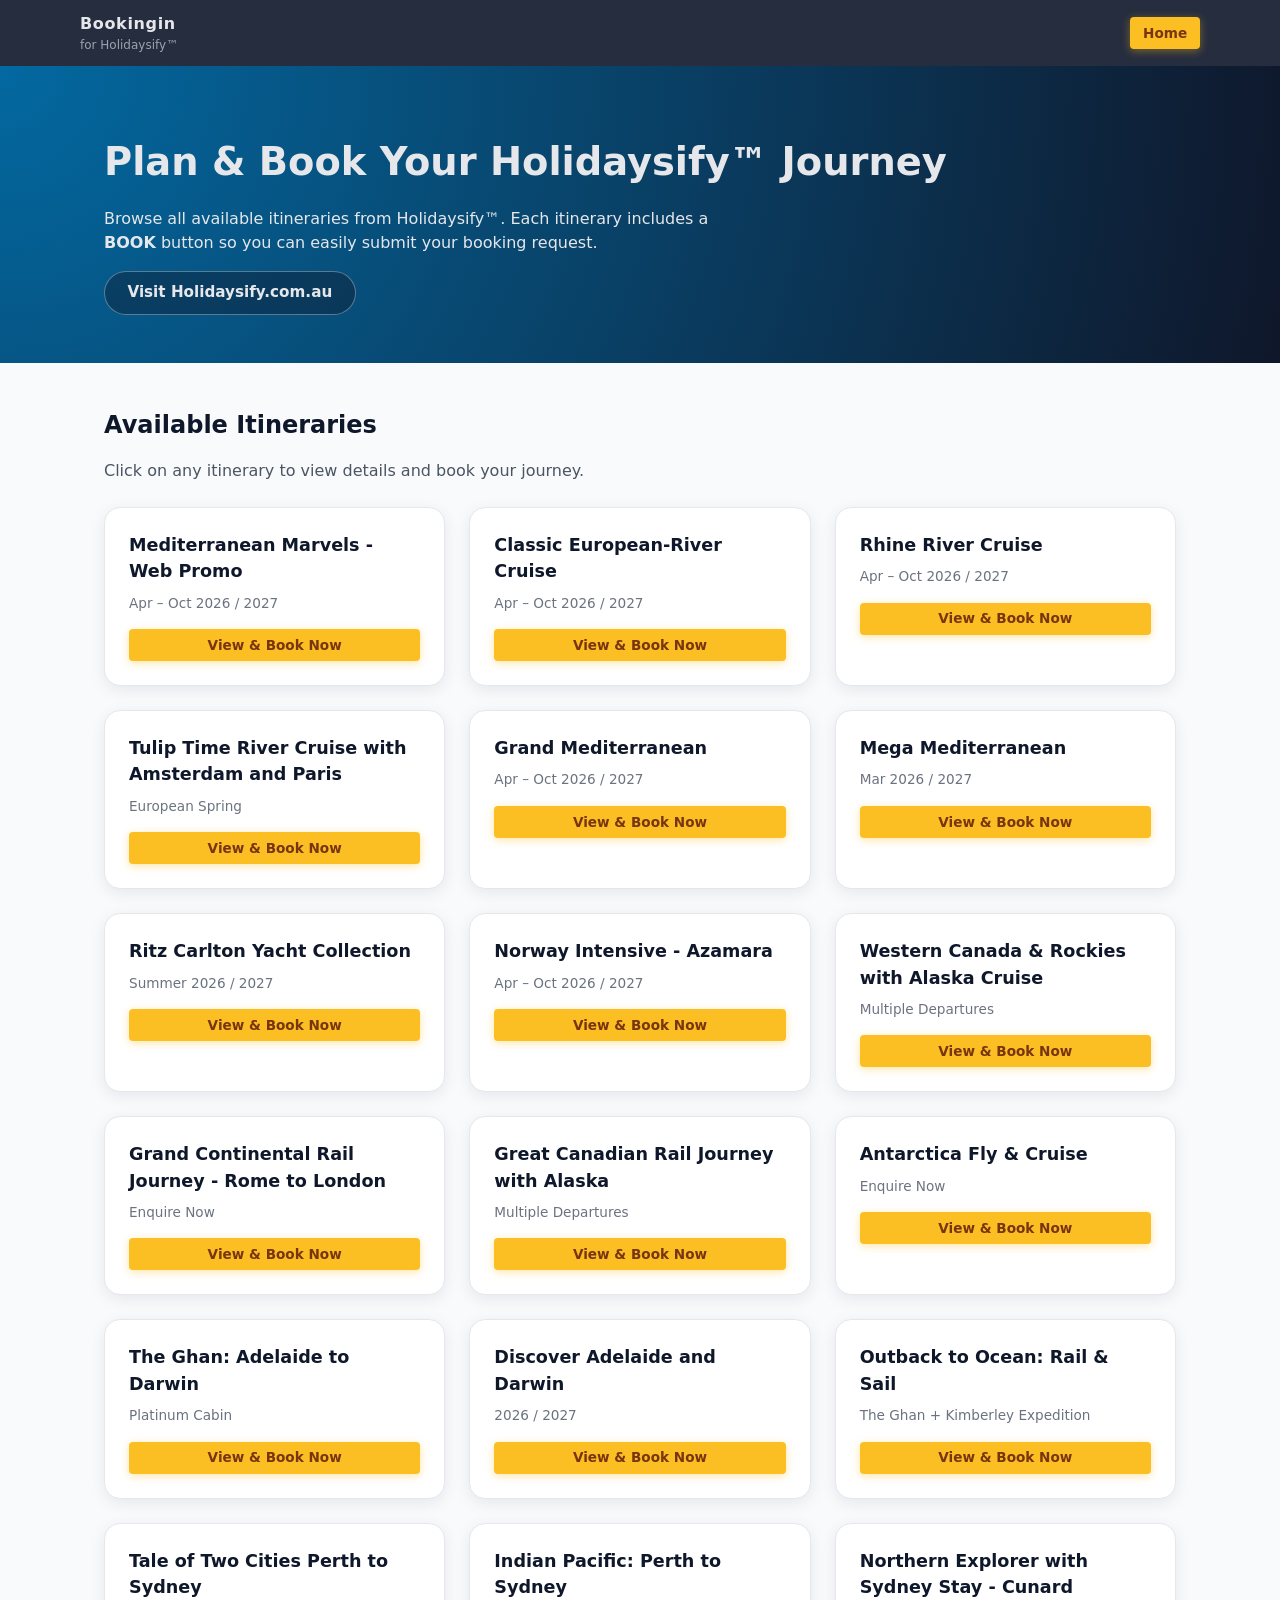
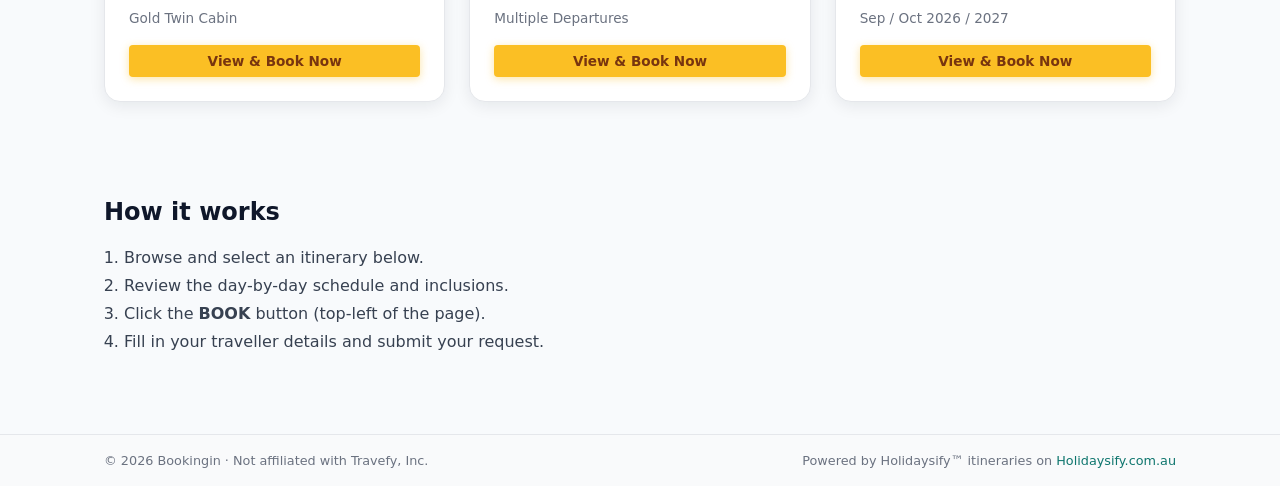
<file: index.html>
<!DOCTYPE html>
<html lang="en">

<head>
    <meta charset="UTF-8" />
    <title>Bookingin – Holidaysify Mediterranean Marvels</title>
    <meta name="viewport" content="width=device-width, initial-scale=1" />
    <link rel="stylesheet" href="styles.css" />
</head>

<body>
    <header class="site-header">
        <div class="container header-inner">
            <div class="brand">
                <span class="brand-main">Bookingin</span>
                <span class="brand-sub">for Holidaysify™</span>
            </div>
            <nav class="nav-links">
                <a href="index.html" class="nav-link is-active">Home</a>
            </nav>
        </div>
    </header>

    <main>
        <section class="hero">
            <div class="container hero-inner">
                <div class="hero-copy">
                    <h1>Plan &amp; Book Your Holidaysify™ Journey</h1>
                    <p>
                        Browse all available itineraries from Holidaysify™. Each itinerary
                        includes a <strong>BOOK</strong> button so you can easily submit
                        your booking request.
                    </p>
                    <div class="hero-actions">
                        <a href="https://holidaysify.com.au/" target="_blank" rel="noopener noreferrer"
                            class="btn btn-outline">
                            Visit Holidaysify.com.au
                        </a>
                    </div>
                </div>
            </div>
        </section>

        <section class="section">
            <div class="container">
                <h2>Available Itineraries</h2>
                <p class="section-lead">
                    Click on any itinerary to view details and book your journey.
                </p>
                <div id="itineraries-list" class="itineraries-grid">
                    <p>Loading itineraries...</p>
                </div>
            </div>
        </section>

        <section class="section">
            <div class="container">
                <h2>How it works</h2>
                <ol class="steps">
                    <li>Browse and select an itinerary below.</li>
                    <li>Review the day‑by‑day schedule and inclusions.</li>
                    <li>Click the <strong>BOOK</strong> button (top-left of the page).</li>
                    <li>Fill in your traveller details and submit your request.</li>
                </ol>
            </div>
        </section>
    </main>

    <footer class="site-footer">
        <div class="container footer-inner">
            <span>© 2026 Bookingin · Not affiliated with Travefy, Inc.</span>
            <span>
                Powered by Holidaysify™ itineraries on
                <a href="https://holidaysify.com.au/" target="_blank" rel="noopener noreferrer">Holidaysify.com.au</a>
            </span>
        </div>
    </footer>
    <script>
        // Load and display all itineraries
        fetch('itineraries.json')
            .then(response => response.json())
            .then(data => {
                const container = document.getElementById('itineraries-list');
                container.innerHTML = '';

                data.itineraries.forEach(itinerary => {
                    const card = document.createElement('div');
                    card.className = 'itinerary-card';
                    card.innerHTML = `
              <h3>${itinerary.name}</h3>
              <p class="itinerary-window">${itinerary.travelWindow}</p>
              <div class="itinerary-actions">
                <a href="itinerary-viewer.html?id=${itinerary.id}" class="btn btn-primary">
                  View &amp; Book Now
                </a>
              </div>
            `;
                    container.appendChild(card);
                });
            })
            .catch(error => {
                console.error('Error loading itineraries:', error);
                document.getElementById('itineraries-list').innerHTML =
                    '<p>Error loading itineraries. Please refresh the page.</p>';
            });
    </script>
</body>

</html>
</file>
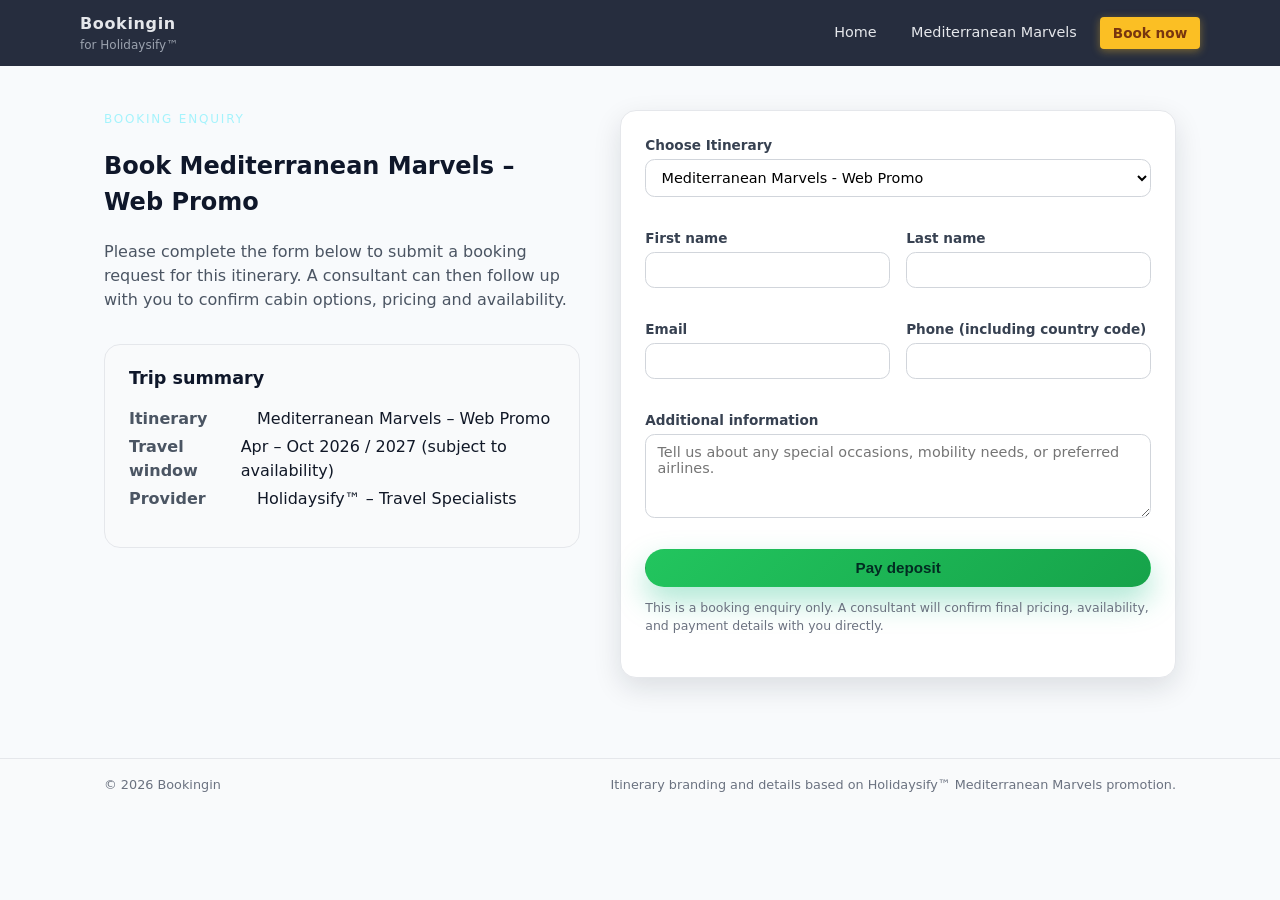
<file: book-mediterranean.html>
<!DOCTYPE html>
<html lang="en">

<head>
    <meta charset="UTF-8" />
    <title>Book Mediterranean Marvels – Bookingin</title>
    <meta name="viewport" content="width=device-width, initial-scale=1" />
    <link rel="stylesheet" href="styles.css" />
</head>

<body>
    <header class="site-header">
        <div class="container header-inner">
            <div class="brand">
                <span class="brand-main">Bookingin</span>
                <span class="brand-sub">for Holidaysify™</span>
            </div>
            <nav class="nav-links">
                <a href="index.html" class="nav-link">Home</a>
                <a href="itinerary-mediterranean.html" class="nav-link">Mediterranean Marvels</a>
                <a href="book-mediterranean.html" class="nav-link is-active">Book now</a>
            </nav>
        </div>
    </header>

    <main>
        <section class="section">
            <div class="container booking-layout">
                <div>
                    <p class="eyebrow">Booking enquiry</p>
                    <h1>Book Mediterranean Marvels – Web Promo</h1>
                    <p class="section-lead">
                        Please complete the form below to submit a booking request for
                        this itinerary. A consultant can then follow up with you to
                        confirm cabin options, pricing and availability.
                    </p>

                    <div class="trip-summary">
                        <h2>Trip summary</h2>
                        <dl>
                            <div class="trip-summary-row">
                                <dt>Itinerary</dt>
                                <dd>Mediterranean Marvels – Web Promo</dd>
                            </div>
                            <div class="trip-summary-row">
                                <dt>Travel window</dt>
                                <dd>Apr – Oct 2026 / 2027 (subject to availability)</dd>
                            </div>
                            <div class="trip-summary-row">
                                <dt>Provider</dt>
                                <dd>Holidaysify™ – Travel Specialists</dd>
                            </div>
                        </dl>
                    </div>
                </div>

                <div>
                    <form id="booking-form" novalidate>
                        <div class="field">
                            <label for="itinerary-select">Choose Itinerary</label>
                            <select id="itinerary-select" name="itinerarySelect" required>
                                <option value="">Select an itinerary...</option>
                            </select>
                            <input id="trip-name" name="tripName" type="hidden"
                                value="Mediterranean Marvels – Web Promo" />
                            <p class="field-error" data-error-for="itinerary-select"></p>
                        </div>

                        <div class="field-grid">
                            <div class="field">
                                <label for="first-name">First name</label>
                                <input id="first-name" name="firstName" type="text" autocomplete="given-name"
                                    required />
                                <p class="field-error" data-error-for="first-name"></p>
                            </div>
                            <div class="field">
                                <label for="last-name">Last name</label>
                                <input id="last-name" name="lastName" type="text" autocomplete="family-name" required />
                                <p class="field-error" data-error-for="last-name"></p>
                            </div>
                        </div>

                        <div class="field-grid">
                            <div class="field">
                                <label for="email">Email</label>
                                <input id="email" name="email" type="email" autocomplete="email" required />
                                <p class="field-error" data-error-for="email"></p>
                            </div>
                            <div class="field">
                                <label for="phone">Phone (including country code)</label>
                                <input id="phone" name="phone" type="tel" autocomplete="tel" />
                            </div>
                        </div>


                        <div class="field">
                            <label for="notes">Additional information</label>
                            <textarea id="notes" name="notes" rows="4"
                                placeholder="Tell us about any special occasions, mobility needs, or preferred airlines."></textarea>
                        </div>

                        <button type="submit" class="btn btn-primary btn-full-width">
                            Pay deposit
                        </button>

                        <p class="smallprint">
                            This is a booking enquiry only. A consultant will confirm final
                            pricing, availability, and payment details with you directly.
                        </p>

                        <div id="booking-success" class="booking-success" hidden>
                            <h2>Thank you – enquiry received</h2>
                            <p>
                                Your booking enquiry for
                                <strong>Mediterranean Marvels – Web Promo</strong> has been
                                captured. You can safely close this page or continue browsing.
                            </p>
                            <p class="smallprint">
                                Tip: to integrate this with a real backend later, send the
                                form data from <code>scripts.js</code> to your API or CRM.
                            </p>
                        </div>
                    </form>
                </div>
            </div>
        </section>
    </main>

    <footer class="site-footer">
        <div class="container footer-inner">
            <span>© 2026 Bookingin</span>
            <span>Itinerary branding and details based on Holidaysify™ Mediterranean
                Marvels promotion.</span>
        </div>
    </footer>

    <script>
        // Function to update form with selected itinerary
        function updateFormWithItinerary(itinerary) {
            document.getElementById('trip-name').value = itinerary.name;
            document.getElementById('success-itinerary-name').textContent = itinerary.name;
        }

        // Load itineraries configuration
        fetch('itineraries.json')
            .then(response => response.json())
            .then(data => {
                // Populate dropdown
                const select = document.getElementById('itinerary-select');
                data.itineraries.forEach(itinerary => {
                    const option = document.createElement('option');
                    option.value = itinerary.id;
                    option.textContent = itinerary.name;
                    // Set Mediterranean Marvels as default selected
                    if (itinerary.id === 'mediterranean-marvels') {
                        option.selected = true;
                    }
                    select.appendChild(option);
                });

                // Handle dropdown change
                select.addEventListener('change', function () {
                    const selectedId = this.value;
                    if (selectedId) {
                        const selected = data.itineraries.find(item => item.id === selectedId);
                        if (selected) {
                            updateFormWithItinerary(selected);
                        }
                    }
                });
            })
            .catch(error => {
                console.error('Error loading itineraries:', error);
            });
    </script>
    <script src="scripts.js"></script>
</body>

</html>
</file>
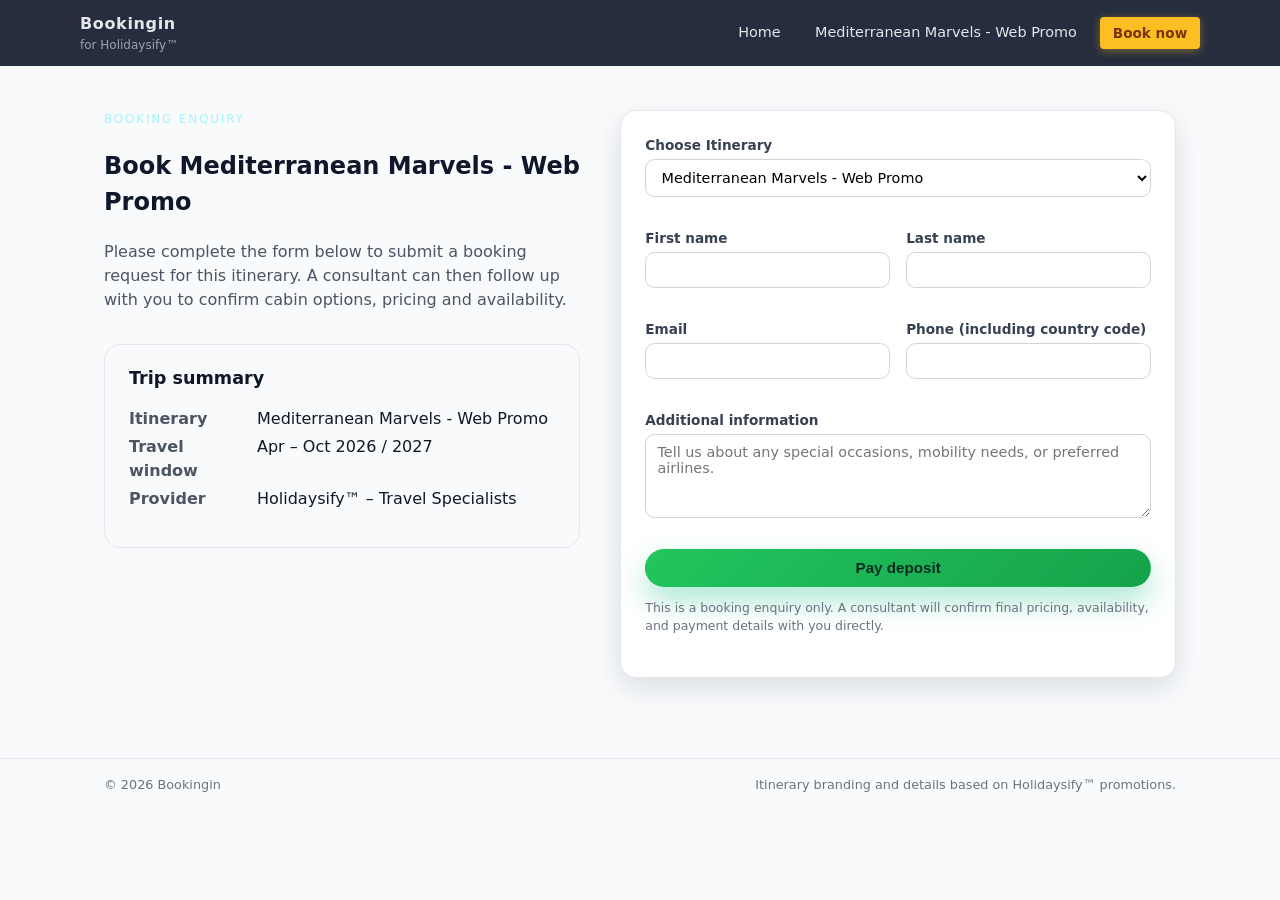
<file: book.html>
<!DOCTYPE html>
<html lang="en">
  <head>
    <meta charset="UTF-8" />
    <title>Book Itinerary – Bookingin</title>
    <meta name="viewport" content="width=device-width, initial-scale=1" />
    <link rel="stylesheet" href="styles.css" />
  </head>
  <body>
    <header class="site-header">
      <div class="container header-inner">
        <div class="brand">
          <span class="brand-main">Bookingin</span>
          <span class="brand-sub">for Holidaysify™</span>
        </div>
        <nav class="nav-links">
          <a href="index.html" class="nav-link">Home</a>
          <a href="#" id="itinerary-link" class="nav-link">Itinerary</a>
          <a href="#" class="nav-link is-active">Book now</a>
        </nav>
      </div>
    </header>

    <main>
      <section class="section">
        <div class="container booking-layout">
          <div>
            <p class="eyebrow">Booking enquiry</p>
            <h1 id="itinerary-title">Book Your Itinerary</h1>
            <p class="section-lead">
              Please complete the form below to submit a booking request for
              this itinerary. A consultant can then follow up with you to
              confirm cabin options, pricing and availability.
            </p>

            <div class="trip-summary">
              <h2>Trip summary</h2>
              <dl>
                <div class="trip-summary-row">
                  <dt>Itinerary</dt>
                  <dd id="trip-name-display">Loading...</dd>
                </div>
                <div class="trip-summary-row">
                  <dt>Travel window</dt>
                  <dd id="travel-window-display">Subject to availability</dd>
                </div>
                <div class="trip-summary-row">
                  <dt>Provider</dt>
                  <dd>Holidaysify™ – Travel Specialists</dd>
                </div>
              </dl>
            </div>
          </div>

          <div>
            <form id="booking-form" novalidate>
              <div class="field">
                <label for="itinerary-select">Choose Itinerary</label>
                <select
                  id="itinerary-select"
                  name="itinerarySelect"
                  required
                >
                  <option value="">Select an itinerary...</option>
                </select>
                <input
                  id="trip-name"
                  name="tripName"
                  type="hidden"
                  value=""
                />
                <p class="field-error" data-error-for="itinerary-select"></p>
              </div>

              <div class="field-grid">
                <div class="field">
                  <label for="first-name">First name</label>
                  <input
                    id="first-name"
                    name="firstName"
                    type="text"
                    autocomplete="given-name"
                    required
                  />
                  <p class="field-error" data-error-for="first-name"></p>
                </div>
                <div class="field">
                  <label for="last-name">Last name</label>
                  <input
                    id="last-name"
                    name="lastName"
                    type="text"
                    autocomplete="family-name"
                    required
                  />
                  <p class="field-error" data-error-for="last-name"></p>
                </div>
              </div>

              <div class="field-grid">
                <div class="field">
                  <label for="email">Email</label>
                  <input
                    id="email"
                    name="email"
                    type="email"
                    autocomplete="email"
                    required
                  />
                  <p class="field-error" data-error-for="email"></p>
                </div>
                <div class="field">
                  <label for="phone">Phone (including country code)</label>
                  <input
                    id="phone"
                    name="phone"
                    type="tel"
                    autocomplete="tel"
                  />
                </div>
              </div>


              <div class="field">
                <label for="notes">Additional information</label>
                <textarea
                  id="notes"
                  name="notes"
                  rows="4"
                  placeholder="Tell us about any special occasions, mobility needs, or preferred airlines."
                ></textarea>
              </div>

              <button type="submit" class="btn btn-primary btn-full-width">
                Pay deposit
              </button>

              <p class="smallprint">
                This is a booking enquiry only. A consultant will confirm final
                pricing, availability, and payment details with you directly.
              </p>

              <div id="booking-success" class="booking-success" hidden>
                <h2>Thank you – enquiry received</h2>
                <p>
                  Your booking enquiry for
                  <strong id="success-itinerary-name"></strong> has been
                  captured. You can safely close this page or continue browsing.
                </p>
                <p class="smallprint">
                  Tip: to integrate this with a real backend later, send the
                  form data from <code>scripts.js</code> to your API or CRM.
                </p>
              </div>
            </form>
          </div>
        </div>
      </section>
    </main>

    <footer class="site-footer">
      <div class="container footer-inner">
        <span>© 2026 Bookingin</span>
        <span
          >Itinerary branding and details based on Holidaysify™ promotions.</span
        >
      </div>
    </footer>

    <script>
      // Get itinerary ID from URL parameter
      const urlParams = new URLSearchParams(window.location.search);
      const itineraryId = urlParams.get('id') || '';
      
      let allItineraries = [];
      
      // Function to update form with selected itinerary
      function updateFormWithItinerary(itinerary) {
        document.getElementById('itinerary-title').textContent = 'Book ' + itinerary.name;
        document.getElementById('trip-name').value = itinerary.name;
        document.getElementById('trip-name-display').textContent = itinerary.name;
        document.getElementById('travel-window-display').textContent = itinerary.travelWindow;
        document.getElementById('success-itinerary-name').textContent = itinerary.name;
        document.title = 'Book ' + itinerary.name + ' – Bookingin';
        
        // Update navigation link
        const itineraryLink = document.getElementById('itinerary-link');
        itineraryLink.href = `itinerary-viewer.html?id=${itinerary.id}`;
        itineraryLink.textContent = itinerary.name;
      }
      
      // Load itineraries configuration
      fetch('itineraries.json')
        .then(response => response.json())
        .then(data => {
          allItineraries = data.itineraries;
          
          // Populate dropdown
          const select = document.getElementById('itinerary-select');
          data.itineraries.forEach(itinerary => {
            const option = document.createElement('option');
            option.value = itinerary.id;
            option.textContent = itinerary.name;
            select.appendChild(option);
          });
          
          // Set selected itinerary from URL or default
          let selectedItinerary;
          if (itineraryId) {
            selectedItinerary = data.itineraries.find(item => item.id === itineraryId);
          }
          if (!selectedItinerary) {
            selectedItinerary = data.itineraries[0]; // Default to first
          }
          
          // Set dropdown value
          select.value = selectedItinerary.id;
          
          // Update form with selected itinerary
          updateFormWithItinerary(selectedItinerary);
          
          // Handle dropdown change
          select.addEventListener('change', function() {
            const selectedId = this.value;
            if (selectedId) {
              const selected = data.itineraries.find(item => item.id === selectedId);
              if (selected) {
                updateFormWithItinerary(selected);
              }
            }
          });
        })
        .catch(error => {
          console.error('Error loading itinerary:', error);
          // Fallback
          document.getElementById('trip-name').value = 'Mediterranean Marvels – Web Promo';
          document.getElementById('trip-name-display').textContent = 'Mediterranean Marvels – Web Promo';
          document.getElementById('itinerary-link').href = 'itinerary-mediterranean.html';
        });
    </script>
    <script src="scripts.js"></script>
  </body>
</html>
</file>
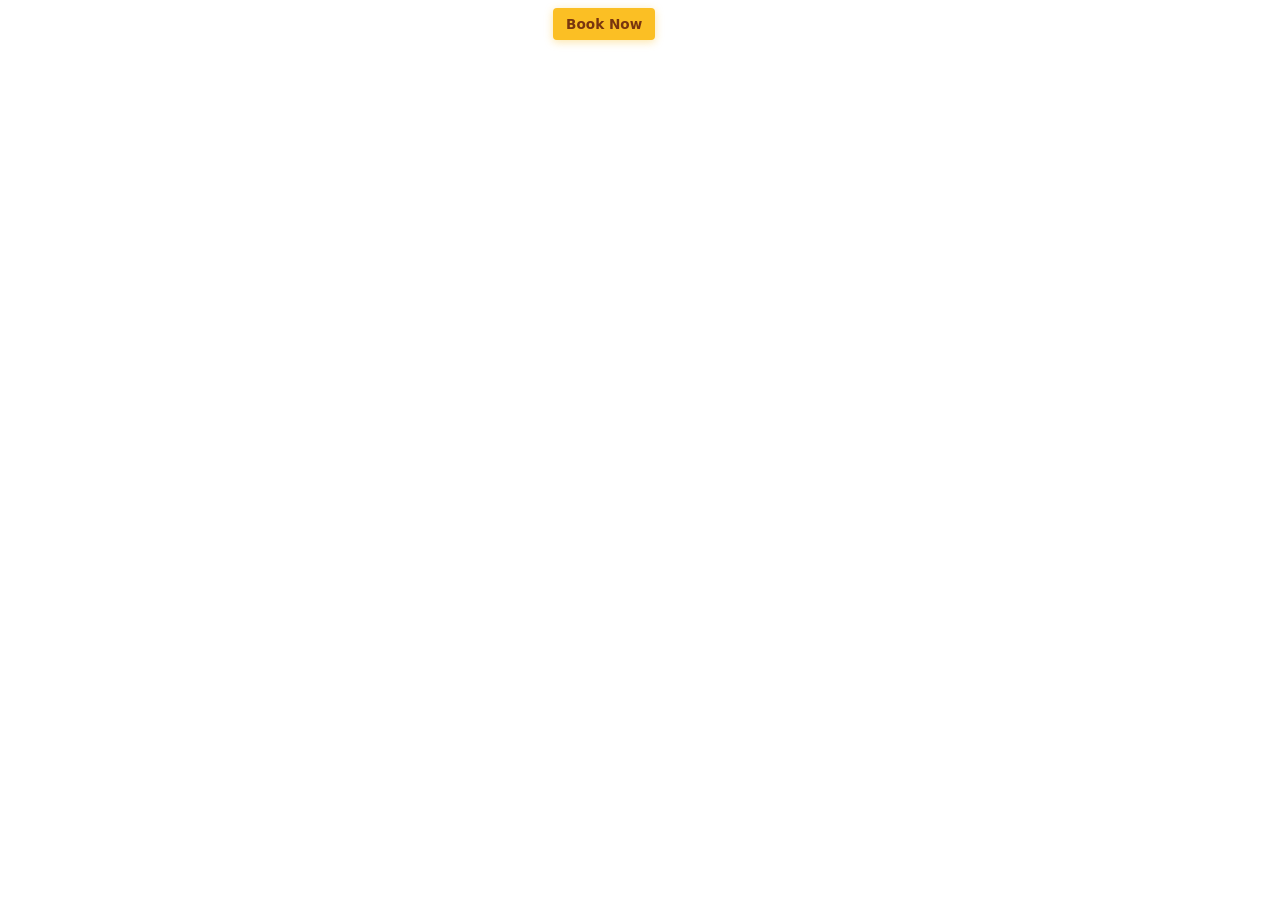
<file: itinerary-mediterranean.html>
<!DOCTYPE html>
<html lang="en">

<head>
    <meta charset="UTF-8" />
    <title>Mediterranean Marvels – Web Promo</title>
    <meta name="viewport" content="width=device-width, initial-scale=1" />
    <link rel="stylesheet" href="styles.css" />
</head>

<body class="full-iframe-shell">
    <div class="iframe-shell">
        <div class="iframe-book-button">
            <a href="book.html?id=mediterranean-marvels" class="btn btn-primary">Book Now</a>
        </div>
        <div id="iframe-loading"
            style="position: absolute; top: 50%; left: 50%; transform: translate(-50%, -50%); z-index: 5; color: #6b7280; font-size: 1rem;">
            Loading itinerary...
        </div>
        <iframe title="Mediterranean Marvels – Web Promo (Holidaysify / Travefy)"
            src="https://holidaysify.com.au/discover/trip/6yw9rqurqsfzqz2a9d6u8y53tk3gxea" allowfullscreen
            allow="fullscreen" style="display: block;"
            onload="document.getElementById('iframe-loading').style.display='none';"></iframe>
    </div>
</body>

</html>
</file>
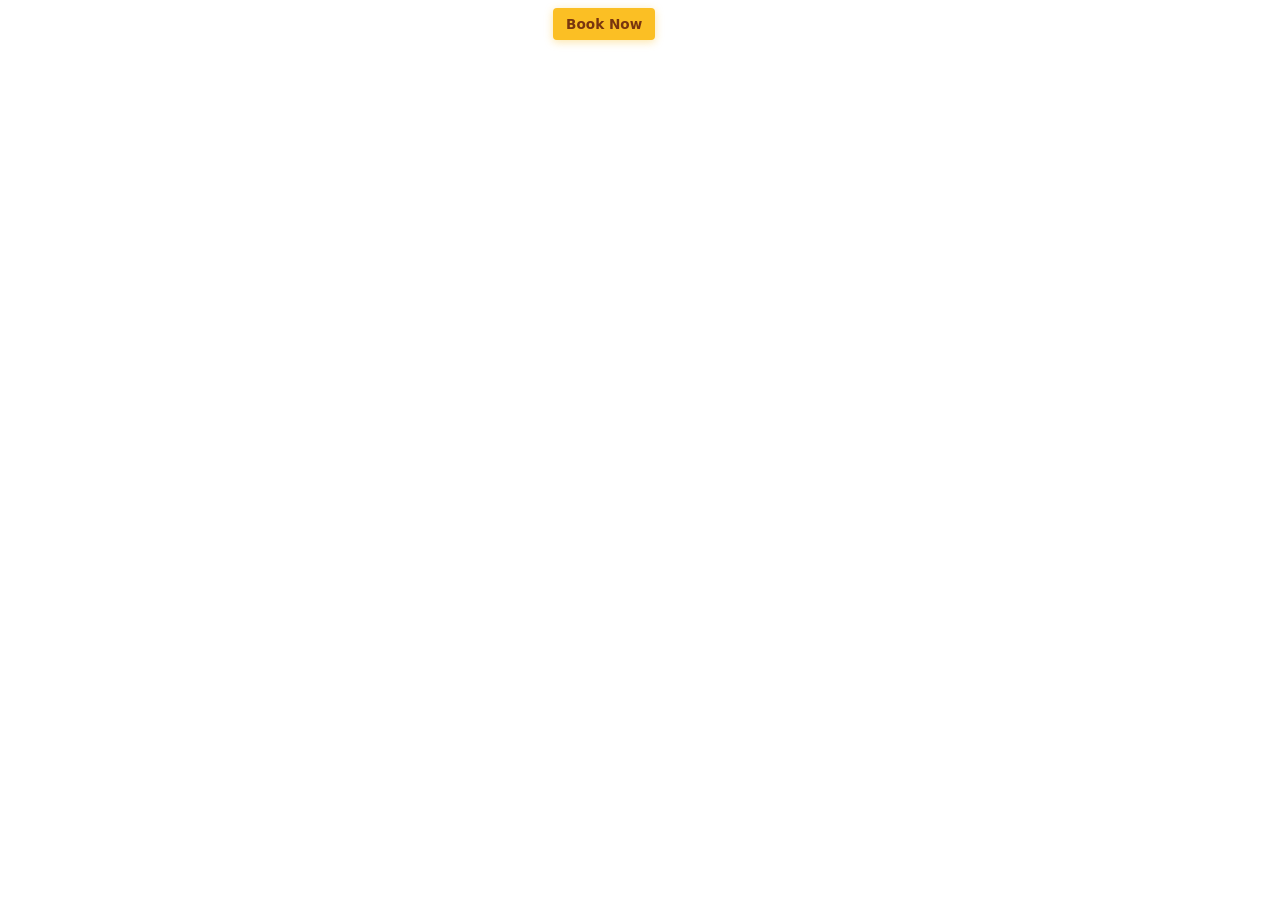
<file: itinerary-viewer.html>
<!DOCTYPE html>
<html lang="en">
  <head>
    <meta charset="UTF-8" />
    <title>Itinerary Viewer – Bookingin</title>
    <meta name="viewport" content="width=device-width, initial-scale=1" />
    <link rel="stylesheet" href="styles.css" />
  </head>
  <body class="full-iframe-shell">
    <div class="iframe-shell">
      <div class="iframe-book-button">
        <a href="#" id="book-button-link" class="btn btn-primary">Book Now</a>
      </div>
      <div id="iframe-loading" style="position: absolute; top: 50%; left: 50%; transform: translate(-50%, -50%); z-index: 5; color: #6b7280; font-size: 1rem;">
        Loading itinerary...
      </div>
      <iframe
        id="itinerary-iframe"
        title="Itinerary Viewer (Holidaysify / Travefy)"
        src=""
        allowfullscreen
        allow="fullscreen"
        style="display: block;"
        onload="document.getElementById('iframe-loading').style.display='none';"
      ></iframe>
    </div>
    <script>
      // Get itinerary ID from URL parameter
      const urlParams = new URLSearchParams(window.location.search);
      const itineraryId = urlParams.get('id') || 'mediterranean-marvels';
      
      // Get Book Now button element
      const bookLink = document.getElementById('book-button-link');
      
      // Set default link immediately (will be updated when data loads)
      bookLink.href = `book.html?id=${itineraryId}`;
      
      // Load itineraries configuration
      fetch('itineraries.json')
        .then(response => response.json())
        .then(data => {
          const itinerary = data.itineraries.find(item => item.id === itineraryId) || data.itineraries[0];
          
          // Set iframe source (load immediately)
          const iframe = document.getElementById('itinerary-iframe');
          iframe.src = itinerary.url;
          
          // Show loading indicator
          document.getElementById('iframe-loading').style.display = 'block';
          
          // Hide loading when iframe loads
          iframe.onload = function() {
            document.getElementById('iframe-loading').style.display = 'none';
          };
          
          // Set page title
          document.title = itinerary.name + ' – Bookingin';
          
          // Update Book Now button link with correct itinerary ID
          bookLink.href = `book.html?id=${itineraryId}`;
          bookLink.textContent = 'Book Now';
          
          // Ensure button is visible and clickable
          bookLink.style.display = 'inline-flex';
        })
        .catch(error => {
          console.error('Error loading itinerary:', error);
          // Fallback to Mediterranean Marvels
          const iframe = document.getElementById('itinerary-iframe');
          iframe.src = 'https://holidaysify.com.au/discover/trip/6yw9rqurqsfzqz2a9d6u8y53tk3gxea';
          bookLink.href = 'book.html?id=mediterranean-marvels';
          bookLink.textContent = 'Book Now';
        });
    </script>
  </body>
</html>
</file>
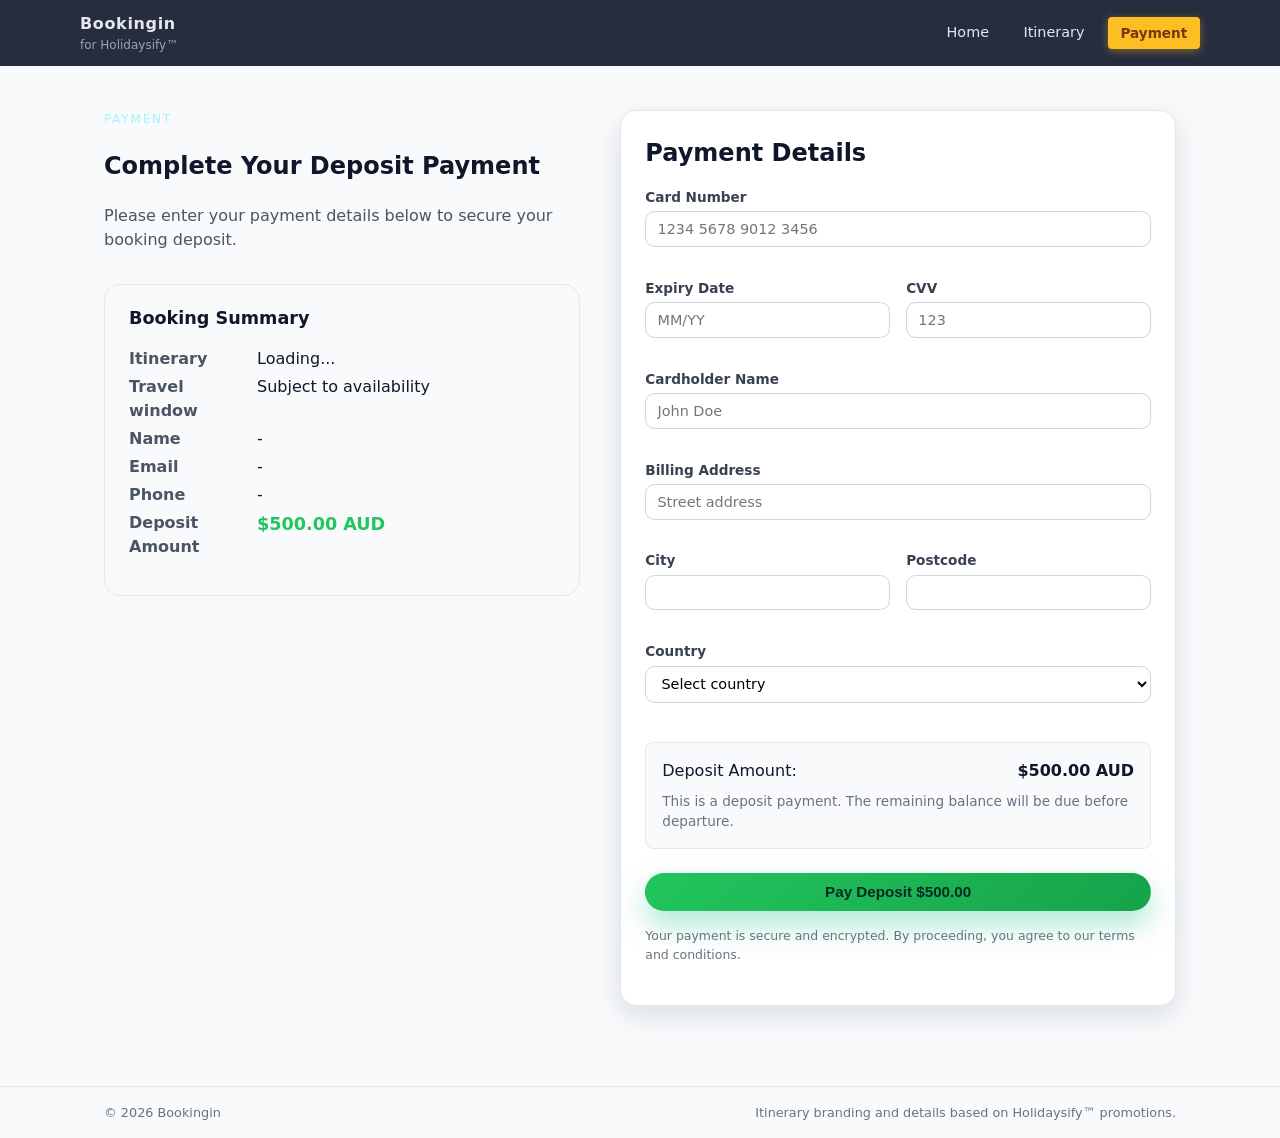
<file: payment.html>
<!DOCTYPE html>
<html lang="en">
  <head>
    <meta charset="UTF-8" />
    <title>Payment – Bookingin</title>
    <meta name="viewport" content="width=device-width, initial-scale=1" />
    <link rel="stylesheet" href="styles.css" />
  </head>
  <body>
    <header class="site-header">
      <div class="container header-inner">
        <div class="brand">
          <span class="brand-main">Bookingin</span>
          <span class="brand-sub">for Holidaysify™</span>
        </div>
        <nav class="nav-links">
          <a href="index.html" class="nav-link">Home</a>
          <a href="#" id="itinerary-link" class="nav-link">Itinerary</a>
          <a href="#" class="nav-link is-active">Payment</a>
        </nav>
      </div>
    </header>

    <main>
      <section class="section">
        <div class="container booking-layout">
          <div>
            <p class="eyebrow">Payment</p>
            <h1 id="payment-title">Complete Your Deposit Payment</h1>
            <p class="section-lead">
              Please enter your payment details below to secure your booking deposit.
            </p>

            <div class="trip-summary">
              <h2>Booking Summary</h2>
              <dl>
                <div class="trip-summary-row">
                  <dt>Itinerary</dt>
                  <dd id="summary-itinerary">Loading...</dd>
                </div>
                <div class="trip-summary-row">
                  <dt>Travel window</dt>
                  <dd id="summary-travel-window">Subject to availability</dd>
                </div>
                <div class="trip-summary-row">
                  <dt>Name</dt>
                  <dd id="summary-name">-</dd>
                </div>
                <div class="trip-summary-row">
                  <dt>Email</dt>
                  <dd id="summary-email">-</dd>
                </div>
                <div class="trip-summary-row">
                  <dt>Phone</dt>
                  <dd id="summary-phone">-</dd>
                </div>
                <div class="trip-summary-row">
                  <dt>Deposit Amount</dt>
                  <dd id="summary-deposit" style="font-weight: 700; color: #22c55e; font-size: 1.1rem;">$500.00 AUD</dd>
                </div>
              </dl>
            </div>
          </div>

          <div>
            <form id="payment-form" novalidate>
              <h2 style="margin-top: 0; margin-bottom: 1rem;">Payment Details</h2>
              
              <div class="field">
                <label for="card-number">Card Number</label>
                <input
                  id="card-number"
                  name="cardNumber"
                  type="text"
                  placeholder="1234 5678 9012 3456"
                  maxlength="19"
                  required
                />
                <p class="field-error" data-error-for="card-number"></p>
              </div>

              <div class="field-grid">
                <div class="field">
                  <label for="expiry-date">Expiry Date</label>
                  <input
                    id="expiry-date"
                    name="expiryDate"
                    type="text"
                    placeholder="MM/YY"
                    maxlength="5"
                    required
                  />
                  <p class="field-error" data-error-for="expiry-date"></p>
                </div>
                <div class="field">
                  <label for="cvv">CVV</label>
                  <input
                    id="cvv"
                    name="cvv"
                    type="text"
                    placeholder="123"
                    maxlength="4"
                    required
                  />
                  <p class="field-error" data-error-for="cvv"></p>
                </div>
              </div>

              <div class="field">
                <label for="card-name">Cardholder Name</label>
                <input
                  id="card-name"
                  name="cardName"
                  type="text"
                  placeholder="John Doe"
                  required
                />
                <p class="field-error" data-error-for="card-name"></p>
              </div>

              <div class="field">
                <label for="billing-address">Billing Address</label>
                <input
                  id="billing-address"
                  name="billingAddress"
                  type="text"
                  placeholder="Street address"
                  required
                />
                <p class="field-error" data-error-for="billing-address"></p>
              </div>

              <div class="field-grid">
                <div class="field">
                  <label for="city">City</label>
                  <input
                    id="city"
                    name="city"
                    type="text"
                    required
                  />
                  <p class="field-error" data-error-for="city"></p>
                </div>
                <div class="field">
                  <label for="postcode">Postcode</label>
                  <input
                    id="postcode"
                    name="postcode"
                    type="text"
                    required
                  />
                  <p class="field-error" data-error-for="postcode"></p>
                </div>
              </div>

              <div class="field">
                <label for="country">Country</label>
                <select id="country" name="country" required>
                  <option value="">Select country</option>
                  <option value="AU">Australia</option>
                  <option value="US">United States</option>
                  <option value="GB">United Kingdom</option>
                  <option value="CA">Canada</option>
                  <option value="NZ">New Zealand</option>
                  <option value="OTHER">Other</option>
                </select>
                <p class="field-error" data-error-for="country"></p>
              </div>

              <div style="margin-top: 1.5rem; padding: 1rem; background: #f9fafb; border-radius: 0.5rem; border: 1px solid #e5e7eb;">
                <div style="display: flex; justify-content: space-between; margin-bottom: 0.5rem;">
                  <span>Deposit Amount:</span>
                  <span style="font-weight: 700;">$500.00 AUD</span>
                </div>
                <div style="font-size: 0.85rem; color: #6b7280; margin-top: 0.5rem;">
                  This is a deposit payment. The remaining balance will be due before departure.
                </div>
              </div>

              <button type="submit" class="btn btn-primary btn-full-width" style="margin-top: 1.5rem;">
                Pay Deposit $500.00
              </button>

              <p class="smallprint" style="margin-top: 1rem;">
                Your payment is secure and encrypted. By proceeding, you agree to our terms and conditions.
              </p>

              <div id="payment-success" class="booking-success" hidden>
                <h2>Payment Successful!</h2>
                <p>
                  Your deposit payment of <strong>$500.00 AUD</strong> has been processed successfully.
                  A confirmation email has been sent to <strong id="success-email"></strong>.
                </p>
                <p>
                  <a href="index.html" class="btn btn-primary" style="margin-top: 1rem;">Return to Home</a>
                </p>
              </div>
            </form>
          </div>
        </div>
      </section>
    </main>

    <footer class="site-footer">
      <div class="container footer-inner">
        <span>© 2026 Bookingin</span>
        <span>Itinerary branding and details based on Holidaysify™ promotions.</span>
      </div>
    </footer>

    <script>
      // Load booking data from URL parameters or localStorage
      const urlParams = new URLSearchParams(window.location.search);
      const bookingData = {};
      
      // Try to get from URL params first
      if (urlParams.get('itinerary')) {
        bookingData.tripName = urlParams.get('itinerary');
        bookingData.firstName = urlParams.get('firstName') || '';
        bookingData.lastName = urlParams.get('lastName') || '';
        bookingData.email = urlParams.get('email') || '';
        bookingData.phone = urlParams.get('phone') || '';
        bookingData.itineraryId = urlParams.get('itineraryId') || '';
      } else {
        // Try to get from localStorage (last booking)
        try {
          const enquiries = JSON.parse(localStorage.getItem('bookingin_enquiries') || '[]');
          if (enquiries.length > 0) {
            const lastBooking = enquiries[enquiries.length - 1];
            bookingData.tripName = lastBooking.tripName || '';
            bookingData.firstName = lastBooking.firstName || '';
            bookingData.lastName = lastBooking.lastName || '';
            bookingData.email = lastBooking.email || '';
            bookingData.phone = lastBooking.phone || '';
          }
        } catch (e) {
          console.error('Error loading booking data:', e);
        }
      }

      // Load itinerary details if we have an ID
      if (bookingData.itineraryId || urlParams.get('itineraryId')) {
        const itineraryId = bookingData.itineraryId || urlParams.get('itineraryId');
        fetch('itineraries.json')
          .then(response => response.json())
          .then(data => {
            const itinerary = data.itineraries.find(item => item.id === itineraryId);
            if (itinerary) {
              document.getElementById('summary-itinerary').textContent = itinerary.name;
              document.getElementById('summary-travel-window').textContent = itinerary.travelWindow;
              document.getElementById('itinerary-link').href = `itinerary-viewer.html?id=${itineraryId}`;
              document.getElementById('itinerary-link').textContent = itinerary.name;
            }
          })
          .catch(error => console.error('Error loading itinerary:', error));
      }

      // Update summary with booking data
      if (bookingData.tripName) {
        document.getElementById('summary-itinerary').textContent = bookingData.tripName;
      }
      if (bookingData.firstName && bookingData.lastName) {
        document.getElementById('summary-name').textContent = `${bookingData.firstName} ${bookingData.lastName}`;
      }
      if (bookingData.email) {
        document.getElementById('summary-email').textContent = bookingData.email;
      }
      if (bookingData.phone) {
        document.getElementById('summary-phone').textContent = bookingData.phone;
      }

      // Card number formatting
      document.getElementById('card-number')?.addEventListener('input', function(e) {
        let value = e.target.value.replace(/\s/g, '');
        let formattedValue = value.match(/.{1,4}/g)?.join(' ') || value;
        if (formattedValue.length <= 19) {
          e.target.value = formattedValue;
        }
      });

      // Expiry date formatting
      document.getElementById('expiry-date')?.addEventListener('input', function(e) {
        let value = e.target.value.replace(/\D/g, '');
        if (value.length >= 2) {
          value = value.substring(0, 2) + '/' + value.substring(2, 4);
        }
        e.target.value = value;
      });

      // CVV formatting (numbers only)
      document.getElementById('cvv')?.addEventListener('input', function(e) {
        e.target.value = e.target.value.replace(/\D/g, '');
      });

      // Payment form submission
      document.getElementById('payment-form')?.addEventListener('submit', function(e) {
        e.preventDefault();
        
        const formData = new FormData(this);
        const cardNumber = formData.get('cardNumber').replace(/\s/g, '');
        const expiryDate = formData.get('expiryDate');
        const cvv = formData.get('cvv');
        const cardName = formData.get('cardName');
        
        // Basic validation
        if (cardNumber.length < 13 || cardNumber.length > 19) {
          alert('Please enter a valid card number');
          return;
        }
        if (!/^\d{2}\/\d{2}$/.test(expiryDate)) {
          alert('Please enter a valid expiry date (MM/YY)');
          return;
        }
        if (cvv.length < 3 || cvv.length > 4) {
          alert('Please enter a valid CVV');
          return;
        }

        // Simulate payment processing
        const successEl = document.getElementById('payment-success');
        if (successEl) {
          successEl.hidden = false;
          document.getElementById('success-email').textContent = bookingData.email || 'your email';
          this.style.display = 'none';
          successEl.scrollIntoView({ behavior: 'smooth', block: 'start' });
          
          // Store payment record
          try {
            const paymentData = {
              bookingData: bookingData,
              paymentAmount: 500.00,
              currency: 'AUD',
              timestamp: new Date().toISOString()
            };
            const payments = JSON.parse(localStorage.getItem('bookingin_payments') || '[]');
            payments.push(paymentData);
            localStorage.setItem('bookingin_payments', JSON.stringify(payments));
          } catch (err) {
            console.warn('Unable to store payment record:', err);
          }
        }
      });
    </script>
  </body>
</html>
</file>
<file: styles.css>
*,
*::before,
*::after {
    box-sizing: border-box;
}

html,
body {
    margin: 0;
    padding: 0;
    font-family: system-ui, -apple-system, BlinkMacSystemFont, "Segoe UI",
        sans-serif;
    color: #0f172a;
    background: #f8fafc;
}

body {
    line-height: 1.5;
}

a {
    color: #0f766e;
    text-decoration: none;
}

a:hover {
    text-decoration: underline;
}

.container {
    width: 100%;
    max-width: 1120px;
    margin: 0 auto;
    padding: 0 1.5rem;
}

.site-header {
    background: rgba(15, 23, 42, 0.9);
    color: #e5e7eb;
    backdrop-filter: blur(10px);
    position: sticky;
    top: 0;
    z-index: 20;
}

.header-inner {
    display: flex;
    align-items: center;
    justify-content: space-between;
    padding: 0.75rem 0;
}

.brand-main {
    font-weight: 700;
    letter-spacing: 0.04em;
}

.brand-sub {
    display: block;
    font-size: 0.75rem;
    color: #9ca3af;
}

.nav-links {
    display: flex;
    gap: 0.75rem;
    align-items: center;
}

.nav-link {
    font-size: 0.9rem;
    color: #e5e7eb;
    padding: 0.35rem 0.7rem;
    border-radius: 999px;
}

.nav-link:hover {
    background: rgba(148, 163, 184, 0.25);
}

.nav-link.is-active {
    background: #fbbf24;
    color: #78350f;
    border-radius: 4px;
    padding: 0.4rem 0.8rem;
    font-weight: 700;
    font-size: 0.85rem;
    min-width: 60px;
    height: 32px;
    display: inline-flex;
    align-items: center;
    justify-content: center;
    box-shadow: 0 2px 8px rgba(251, 191, 36, 0.4);
}

.nav-link.is-active:hover {
    background: #f59e0b;
    color: #78350f;
    transform: translateY(-1px);
    box-shadow: 0 4px 12px rgba(251, 191, 36, 0.5);
}

.hero {
    background: radial-gradient(circle at top left, #0369a1, #0f172a);
    color: #e5e7eb;
    padding: 4rem 0 3rem;
}

.hero-inner {
    display: flex;
    flex-direction: column;
    gap: 1.75rem;
}

.hero-inner-split {
    align-items: flex-start;
}

.hero h1 {
    font-size: clamp(1.9rem, 3vw, 2.4rem);
    margin: 0.2rem 0 0.8rem;
}

.hero p {
    max-width: 40rem;
}

.eyebrow {
    text-transform: uppercase;
    letter-spacing: 0.15em;
    font-size: 0.75rem;
    color: #a5f3fc;
    margin: 0;
}

.subheading {
    margin-top: 0;
    color: #bae6fd;
}

.bullets {
    margin: 0 0 1rem;
    padding-left: 1.25rem;
}

.bullets li {
    margin-bottom: 0.25rem;
}

.hero-actions {
    display: flex;
    flex-wrap: wrap;
    gap: 0.75rem;
    margin-top: 1rem;
}

.btn {
    display: inline-flex;
    align-items: center;
    justify-content: center;
    border-radius: 999px;
    padding: 0.6rem 1.4rem;
    font-weight: 600;
    font-size: 0.95rem;
    border: 1px solid transparent;
    cursor: pointer;
    text-decoration: none;
    transition: transform 0.15s ease, box-shadow 0.15s ease,
        background-color 0.15s ease, color 0.15s ease, border-color 0.15s ease;
}

.btn-primary {
    background: linear-gradient(135deg, #22c55e, #16a34a);
    color: #022c22;
    box-shadow: 0 14px 30px rgba(16, 185, 129, 0.35);
}

.btn-primary:hover {
    transform: translateY(-1px);
    box-shadow: 0 16px 40px rgba(16, 185, 129, 0.45);
    text-decoration: none;
}

.btn-outline {
    border-color: rgba(148, 163, 184, 0.6);
    color: #e5e7eb;
    background: rgba(15, 23, 42, 0.4);
}

.btn-outline:hover {
    background: rgba(15, 23, 42, 0.7);
}

.btn-full-width {
    width: 100%;
    margin-top: 0.5rem;
}

.section {
    padding: 2.75rem 0 3rem;
}

.section h2 {
    font-size: 1.5rem;
    margin: 0 0 0.75rem;
}

.section-lead {
    max-width: 40rem;
    color: #4b5563;
}

.steps {
    margin: 1rem 0 0;
    padding-left: 1.25rem;
    color: #374151;
}

.steps li+li {
    margin-top: 0.25rem;
}

.iframe-wrapper {
    border-radius: 1rem;
    overflow: hidden;
    border: 1px solid #e5e7eb;
    box-shadow: 0 10px 28px rgba(15, 23, 42, 0.12);
    margin-top: 1.5rem;
    background: #0f172a;
}

.iframe-wrapper iframe {
    width: 100%;
    min-height: min(80vh, 900px);
    border: none;
    background: #0f172a;
}

.full-iframe-shell {
    margin: 0;
    padding: 0;
    height: 100vh;
}

.iframe-shell {
    position: relative;
    width: 100%;
    height: 100%;
}

.iframe-shell iframe {
    width: 100%;
    height: 100%;
    border: none;
    display: block;
    background: #ffffff;
}

.iframe-book-button {
    position: absolute;
    top: 8px;
    right: 625px;
    z-index: 10;
}

.iframe-book-button .btn {
    background: #fbbf24;
    color: #78350f;
    border-radius: 4px;
    padding: 0.4rem 0.8rem;
    font-weight: 700;
    font-size: 0.85rem;
    border: none;
    box-shadow: 0 2px 8px rgba(251, 191, 36, 0.4);
    min-width: 60px;
    height: 32px;
}

.iframe-book-button .btn:hover {
    background: #f59e0b;
    color: #78350f;
    transform: translateY(-1px);
    box-shadow: 0 4px 12px rgba(251, 191, 36, 0.5);
    text-decoration: none;
}

.iframe-caption {
    margin-top: 0.5rem;
    font-size: 0.85rem;
    color: #6b7280;
}

.cta-panel {
    margin-top: 2rem;
    padding: 1.5rem 1.5rem;
    border-radius: 1rem;
    border: 1px solid rgba(34, 197, 94, 0.4);
    background: radial-gradient(circle at top left, #ecfdf5, #f9fafb);
    display: flex;
    flex-wrap: wrap;
    align-items: center;
    gap: 1rem;
    justify-content: space-between;
}

.cta-panel h3 {
    margin: 0 0 0.25rem;
}

.cta-panel p {
    margin: 0;
    max-width: 32rem;
}

.trip-summary {
    margin-top: 2rem;
    padding: 1.25rem 1.5rem;
    border-radius: 1rem;
    border: 1px solid #e5e7eb;
    background: #f9fafb;
}

.trip-summary h2 {
    margin-top: 0;
    margin-bottom: 0.75rem;
    font-size: 1.1rem;
}

.trip-summary-row {
    display: flex;
    gap: 0.5rem;
    margin-bottom: 0.25rem;
}

.trip-summary-row dt {
    width: 7.5rem;
    font-weight: 600;
    color: #4b5563;
}

.trip-summary-row dd {
    margin: 0;
    color: #111827;
}

.booking-layout {
    display: grid;
    grid-template-columns: minmax(0, 1.2fr) minmax(0, 1.4fr);
    gap: 2.5rem;
    align-items: flex-start;
}

form {
    background: #ffffff;
    border-radius: 1rem;
    padding: 1.5rem 1.5rem 1.75rem;
    box-shadow: 0 10px 28px rgba(15, 23, 42, 0.12);
    border: 1px solid #e5e7eb;
}

.field {
    margin-bottom: 1rem;
}

.field-grid {
    display: grid;
    grid-template-columns: minmax(0, 1fr) minmax(0, 1fr);
    gap: 1rem;
}

label {
    display: block;
    font-size: 0.85rem;
    font-weight: 600;
    color: #374151;
    margin-bottom: 0.25rem;
}

input,
select,
textarea {
    width: 100%;
    border-radius: 0.6rem;
    border: 1px solid #d1d5db;
    padding: 0.55rem 0.7rem;
    font-size: 0.9rem;
    font-family: inherit;
    transition: border-color 0.12s ease, box-shadow 0.12s ease;
    background: #ffffff;
}

input:focus,
select:focus,
textarea:focus {
    outline: none;
    border-color: #22c55e;
    box-shadow: 0 0 0 1px rgba(34, 197, 94, 0.7);
}

input[readonly] {
    background: #f3f4f6;
}

.field-error {
    margin: 0.15rem 0 0;
    font-size: 0.78rem;
    color: #b91c1c;
    min-height: 1em;
}

.smallprint {
    font-size: 0.78rem;
    color: #6b7280;
    margin-top: 0.75rem;
}

.booking-success {
    margin-top: 1.5rem;
    padding-top: 1.25rem;
    border-top: 1px dashed #d1d5db;
}

.booking-success h2 {
    margin-top: 0;
    margin-bottom: 0.25rem;
    font-size: 1.1rem;
}

.site-footer {
    border-top: 1px solid #e5e7eb;
    background: #f9fafb;
    padding: 1rem 0;
    margin-top: 2rem;
    font-size: 0.8rem;
    color: #6b7280;
}

.footer-inner {
    display: flex;
    flex-wrap: wrap;
    justify-content: space-between;
    gap: 0.75rem;
}

code {
    font-family: ui-monospace, SFMono-Regular, Menlo, Monaco, Consolas,
        "Liberation Mono", "Courier New", monospace;
    font-size: 0.8rem;
    background: #e5e7eb;
    padding: 0.1rem 0.25rem;
    border-radius: 0.3rem;
}

.itineraries-grid {
    display: grid;
    grid-template-columns: repeat(auto-fill, minmax(280px, 1fr));
    gap: 1.5rem;
    margin-top: 1.5rem;
}

.itinerary-card {
    background: #ffffff;
    border-radius: 1rem;
    padding: 1.5rem;
    box-shadow: 0 4px 16px rgba(15, 23, 42, 0.08);
    border: 1px solid #e5e7eb;
    transition: transform 0.15s ease, box-shadow 0.15s ease;
}

.itinerary-card:hover {
    transform: translateY(-2px);
    box-shadow: 0 8px 24px rgba(15, 23, 42, 0.12);
}

.itinerary-card h3 {
    margin: 0 0 0.5rem;
    font-size: 1.1rem;
    color: #0f172a;
}

.itinerary-window {
    margin: 0 0 1rem;
    font-size: 0.85rem;
    color: #6b7280;
}

.itinerary-actions {
    margin-top: 1rem;
}

.itinerary-actions .btn {
    width: 100%;
    justify-content: center;
    background: #fbbf24;
    color: #78350f;
    border-radius: 4px;
    padding: 0.4rem 0.8rem;
    font-weight: 700;
    font-size: 0.85rem;
    border: none;
    box-shadow: 0 2px 8px rgba(251, 191, 36, 0.4);
    min-width: 60px;
    height: 32px;
}

.itinerary-actions .btn:hover {
    background: #f59e0b;
    color: #78350f;
    transform: translateY(-1px);
    box-shadow: 0 4px 12px rgba(251, 191, 36, 0.5);
    text-decoration: none;
}

@media (max-width: 768px) {
    .header-inner {
        flex-direction: column;
        align-items: flex-start;
        gap: 0.4rem;
    }

    .nav-links {
        margin-top: 0.25rem;
        flex-wrap: wrap;
    }

    .hero {
        padding-top: 3rem;
        padding-bottom: 2.5rem;
    }

    .booking-layout {
        grid-template-columns: minmax(0, 1fr);
    }

    .field-grid {
        grid-template-columns: minmax(0, 1fr);
    }

    .itineraries-grid {
        grid-template-columns: minmax(0, 1fr);
    }
}
</file>
